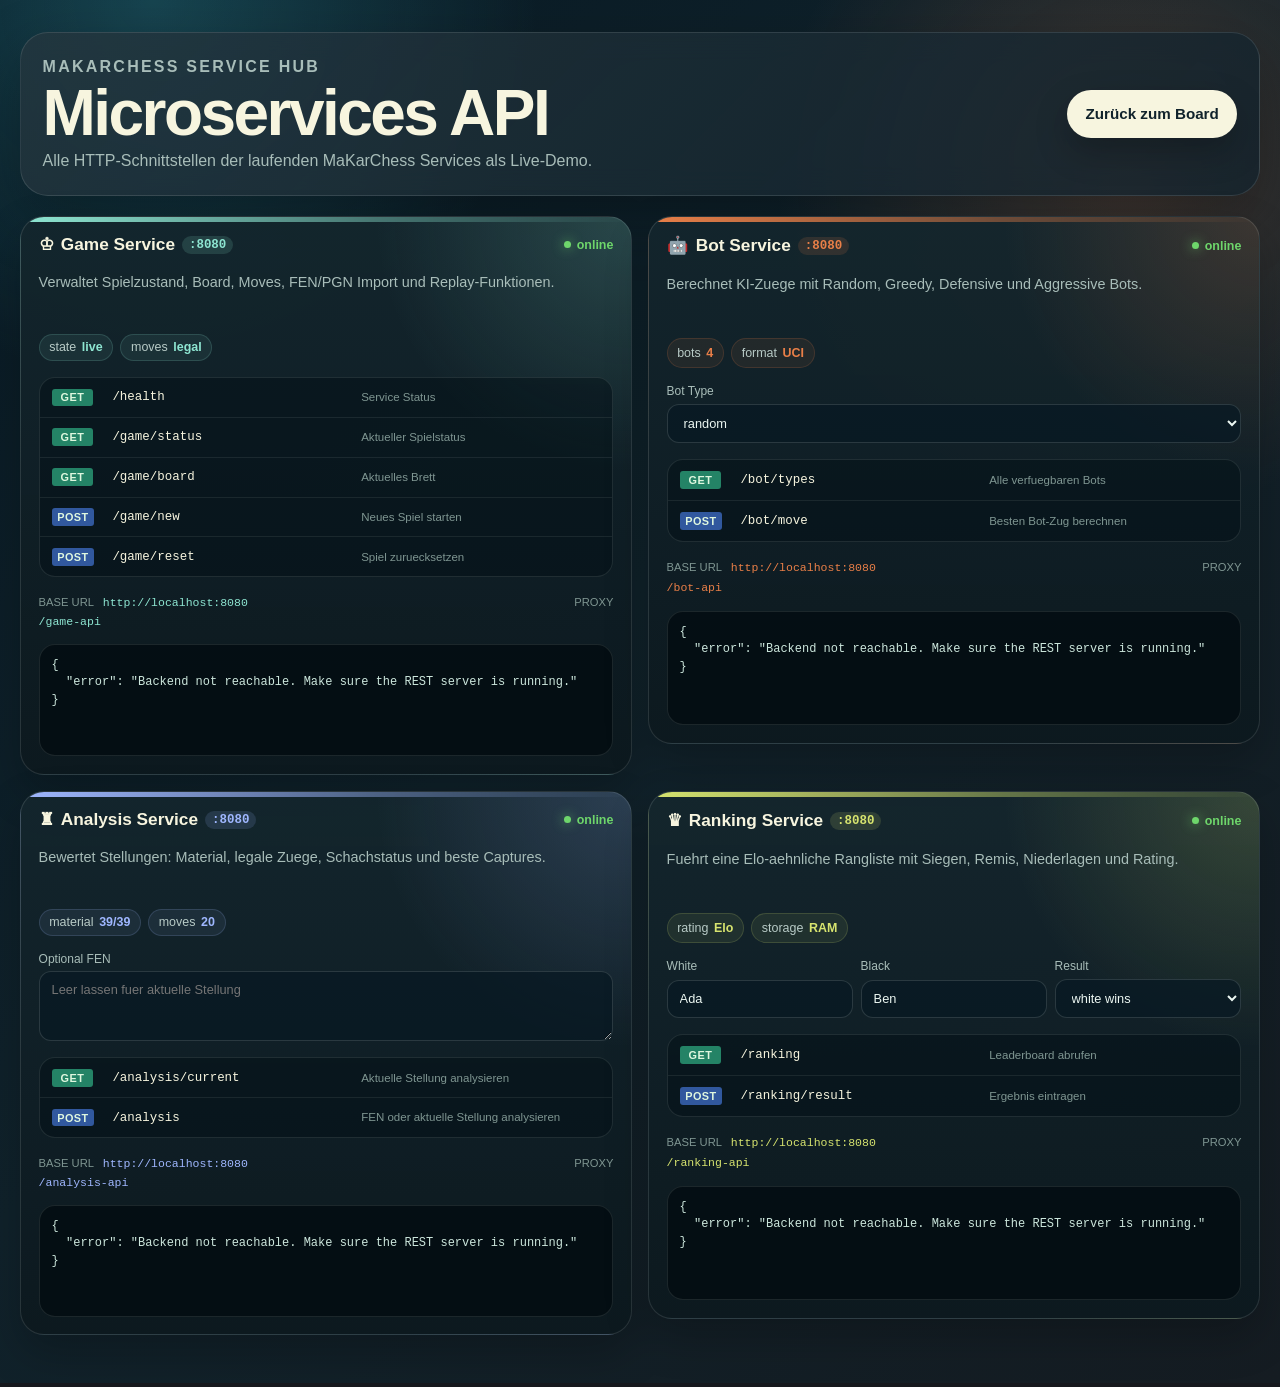
<file: web-ui/services.html>
<!DOCTYPE html>
<html lang="en">
  <head>
    <meta charset="UTF-8" />
    <meta name="viewport" content="width=device-width, initial-scale=1.0" />
    <title>MaKarChess Microservices API</title>
    <link rel="stylesheet" href="./style.css" />
  </head>
  <body class="services-page api-catalog-page">
    <main class="api-catalog-shell">
      <header class="api-catalog-header">
        <div>
          <p class="api-kicker">MaKarChess Service Hub</p>
          <h1>Microservices API</h1>
          <p>Alle HTTP-Schnittstellen der laufenden MaKarChess Services als Live-Demo.</p>
        </div>
        <a class="catalog-back-link" href="./index.html">Zur&uuml;ck zum Board</a>
      </header>

      <section class="api-card-grid" aria-label="Microservices API cards">
        <article class="api-service-card service-game">
          <header class="api-service-header">
            <div>
              <h2><span aria-hidden="true">♔</span> Game Service <code>:8080</code></h2>
            </div>
            <span class="online-indicator"><span></span>online</span>
          </header>

          <p class="api-service-description">
            Verwaltet Spielzustand, Board, Moves, FEN/PGN Import und Replay-Funktionen.
          </p>

          <div class="api-metric-row">
            <span>state <strong>live</strong></span>
            <span>moves <strong>legal</strong></span>
          </div>

          <div class="api-endpoint-list">
            <button class="api-endpoint-row" data-service-action="health">
              <span class="method-badge get">GET</span>
              <code>/health</code>
              <span>Service Status</span>
            </button>
            <button class="api-endpoint-row" data-service-action="game-status">
              <span class="method-badge get">GET</span>
              <code>/game/status</code>
              <span>Aktueller Spielstatus</span>
            </button>
            <button class="api-endpoint-row" data-service-action="game-board">
              <span class="method-badge get">GET</span>
              <code>/game/board</code>
              <span>Aktuelles Brett</span>
            </button>
            <button class="api-endpoint-row" data-service-action="game-new">
              <span class="method-badge post">POST</span>
              <code>/game/new</code>
              <span>Neues Spiel starten</span>
            </button>
            <button class="api-endpoint-row" data-service-action="game-reset">
              <span class="method-badge post">POST</span>
              <code>/game/reset</code>
              <span>Spiel zuruecksetzen</span>
            </button>
          </div>

          <footer class="api-service-footer">
            <span>BASE URL</span>
            <code>http://localhost:8080</code>
            <span>PROXY</span>
            <code>/game-api</code>
          </footer>

          <pre id="game-service-output" class="api-response-output">Klicke einen Endpoint, um die Antwort zu sehen.</pre>
        </article>

        <article class="api-service-card service-bot">
          <header class="api-service-header">
            <div>
              <h2><span aria-hidden="true">🤖</span> Bot Service <code>:8080</code></h2>
            </div>
            <span class="online-indicator"><span></span>online</span>
          </header>

          <p class="api-service-description">
            Berechnet KI-Zuege mit Random, Greedy, Defensive und Aggressive Bots.
          </p>

          <div class="api-metric-row">
            <span>bots <strong>4</strong></span>
            <span>format <strong>UCI</strong></span>
          </div>

          <label class="api-mini-control">
            <span>Bot Type</span>
            <select id="service-bot-type">
              <option value="random">random</option>
              <option value="greedy">greedy</option>
              <option value="defensive">defensive</option>
              <option value="aggressive">aggressive</option>
            </select>
          </label>

          <div class="api-endpoint-list">
            <button class="api-endpoint-row" data-service-action="bot-types">
              <span class="method-badge get">GET</span>
              <code>/bot/types</code>
              <span>Alle verfuegbaren Bots</span>
            </button>
            <button class="api-endpoint-row" data-service-action="bot-move">
              <span class="method-badge post">POST</span>
              <code>/bot/move</code>
              <span>Besten Bot-Zug berechnen</span>
            </button>
          </div>

          <footer class="api-service-footer">
            <span>BASE URL</span>
            <code>http://localhost:8080</code>
            <span>PROXY</span>
            <code>/bot-api</code>
          </footer>

          <pre id="bot-service-output" class="api-response-output">Klicke einen Endpoint, um die Antwort zu sehen.</pre>
        </article>

        <article class="api-service-card service-analysis">
          <header class="api-service-header">
            <div>
              <h2><span aria-hidden="true">♜</span> Analysis Service <code>:8080</code></h2>
            </div>
            <span class="online-indicator"><span></span>online</span>
          </header>

          <p class="api-service-description">
            Bewertet Stellungen: Material, legale Zuege, Schachstatus und beste Captures.
          </p>

          <div class="api-metric-row">
            <span>material <strong>39/39</strong></span>
            <span>moves <strong>20</strong></span>
          </div>

          <label class="api-mini-control">
            <span>Optional FEN</span>
            <textarea id="service-analysis-fen" rows="2" placeholder="Leer lassen fuer aktuelle Stellung"></textarea>
          </label>

          <div class="api-endpoint-list">
            <button class="api-endpoint-row" data-service-action="analysis-current">
              <span class="method-badge get">GET</span>
              <code>/analysis/current</code>
              <span>Aktuelle Stellung analysieren</span>
            </button>
            <button class="api-endpoint-row" data-service-action="analysis-fen">
              <span class="method-badge post">POST</span>
              <code>/analysis</code>
              <span>FEN oder aktuelle Stellung analysieren</span>
            </button>
          </div>

          <footer class="api-service-footer">
            <span>BASE URL</span>
            <code>http://localhost:8080</code>
            <span>PROXY</span>
            <code>/analysis-api</code>
          </footer>

          <pre id="analysis-service-output" class="api-response-output">Klicke einen Endpoint, um die Antwort zu sehen.</pre>
        </article>

        <article class="api-service-card service-ranking">
          <header class="api-service-header">
            <div>
              <h2><span aria-hidden="true">♛</span> Ranking Service <code>:8080</code></h2>
            </div>
            <span class="online-indicator"><span></span>online</span>
          </header>

          <p class="api-service-description">
            Fuehrt eine Elo-aehnliche Rangliste mit Siegen, Remis, Niederlagen und Rating.
          </p>

          <div class="api-metric-row">
            <span>rating <strong>Elo</strong></span>
            <span>storage <strong>RAM</strong></span>
          </div>

          <div class="api-ranking-controls">
            <label class="api-mini-control">
              <span>White</span>
              <input id="ranking-white-player" type="text" value="Ada" />
            </label>
            <label class="api-mini-control">
              <span>Black</span>
              <input id="ranking-black-player" type="text" value="Ben" />
            </label>
            <label class="api-mini-control">
              <span>Result</span>
              <select id="ranking-result">
                <option value="white">white wins</option>
                <option value="black">black wins</option>
                <option value="draw">draw</option>
              </select>
            </label>
          </div>

          <div class="api-endpoint-list">
            <button class="api-endpoint-row" data-service-action="ranking-list">
              <span class="method-badge get">GET</span>
              <code>/ranking</code>
              <span>Leaderboard abrufen</span>
            </button>
            <button class="api-endpoint-row" data-service-action="ranking-result">
              <span class="method-badge post">POST</span>
              <code>/ranking/result</code>
              <span>Ergebnis eintragen</span>
            </button>
          </div>

          <footer class="api-service-footer">
            <span>BASE URL</span>
            <code>http://localhost:8080</code>
            <span>PROXY</span>
            <code>/ranking-api</code>
          </footer>

          <pre id="ranking-service-output" class="api-response-output">Klicke einen Endpoint, um die Antwort zu sehen.</pre>
        </article>
      </section>
    </main>

    <script type="module" src="./js/services.js"></script>
  </body>
</html>
</file>
<file: web-ui/style.css>
* {
  box-sizing: border-box;
}

html,
body {
  margin: 0;
  min-height: 100%;
  font-family: Inter, Arial, sans-serif;
  background: #16181d;
  color: #e8ecf3;
}

body {
  min-height: 100vh;
}

button,
input,
textarea,
select {
  font: inherit;
}

a {
  color: inherit;
}

button {
  border: 0;
  border-radius: 10px;
  padding: 0.65rem 0.9rem;
  background: #4d7cff;
  color: white;
  cursor: pointer;
  transition: transform 0.15s ease, opacity 0.15s ease;
}

button:hover {
  transform: translateY(-1px);
}

button:disabled {
  opacity: 0.5;
  cursor: not-allowed;
  transform: none;
}

input,
textarea,
select {
  width: 100%;
  border: 1px solid #2d3340;
  border-radius: 10px;
  padding: 0.6rem 0.75rem;
  background: #10131a;
  color: #eef2fb;
}

textarea {
  resize: vertical;
  min-height: 4.4rem;
}

textarea[readonly] {
  background: #171b24;
  color: #dce5f7;
}

label {
  display: grid;
  gap: 0.35rem;
}

label span,
.subtle,
dt {
  color: #a8b1c4;
}

.app-shell {
  display: grid;
  grid-template-columns: minmax(280px, 320px) 1fr;
  min-height: 100vh;
}

.control-panel {
  display: grid;
  gap: 0.75rem;
  padding: 0.85rem;
  background: #1d212b;
  border-right: 1px solid #2a2f3a;
  align-content: start;
}

.panel-section {
  display: grid;
  gap: 0.55rem;
  padding: 0.75rem;
  background: #232836;
  border: 1px solid #2f3647;
  border-radius: 14px;
}

.panel-section h1,
.panel-section h2,
.panel-section p {
  margin: 0;
}

.panel-header {
  gap: 0.3rem;
}

.panel-section h1 {
  font-size: 1.35rem;
}

.panel-section h2 {
  font-size: 1rem;
}

.controls-grid {
  gap: 0.7rem;
}

.button-row {
  display: grid;
  grid-template-columns: repeat(2, minmax(0, 1fr));
  gap: 0.7rem;
}

.move-form {
  grid-template-columns: 1fr;
}

.move-form button {
  justify-self: start;
}

.import-button-row {
  grid-template-columns: repeat(2, minmax(0, 1fr));
}

.import-button-row button {
  justify-self: stretch;
}

.replay-controls {
  display: grid;
  grid-template-columns: repeat(5, minmax(0, 1fr));
  gap: 0.55rem;
}

.status-grid {
  display: grid;
  gap: 0.55rem;
  margin: 0;
}

.status-grid div {
  display: grid;
  gap: 0.15rem;
}

.status-grid dt,
.status-grid dd,
.subtle,
label span,
.message {
  font-size: 0.92rem;
}

.status-grid dd {
  margin: 0;
  word-break: break-word;
}

.board-panel {
  min-height: 100vh;
  padding: 1rem;
}

.board-container {
  width: 100%;
  height: calc(100vh - 2rem);
  border-radius: 22px;
  overflow: hidden;
  border: 1px solid #2f3647;
  background: radial-gradient(circle at top, #293347 0%, #12151d 70%);
}

.message-stack {
  align-content: start;
}

.message {
  border-radius: 12px;
  padding: 0.65rem 0.8rem;
  line-height: 1.4;
}

.secondary-button {
  background: #2b3242;
  color: #dfe6f5;
}

.service-dashboard-link {
  display: grid;
  gap: 0.25rem;
  padding: 0.85rem;
  border-radius: 14px;
  color: #10131a;
  text-decoration: none;
  background: linear-gradient(135deg, #f7d36a, #67e8c2);
  box-shadow: 0 12px 28px rgba(103, 232, 194, 0.16);
}

.service-dashboard-link span {
  color: #27303f;
  font-size: 0.82rem;
  text-transform: uppercase;
  letter-spacing: 0.08em;
}

.service-dashboard-link strong {
  font-size: 0.98rem;
  line-height: 1.25;
}

.modal-overlay {
  position: fixed;
  inset: 0;
  display: grid;
  place-items: center;
  padding: 1rem;
  background: rgba(9, 11, 16, 0.72);
  z-index: 20;
}

.modal-card {
  width: min(100%, 420px);
  display: grid;
  gap: 1rem;
  padding: 1rem;
  background: #232836;
  border: 1px solid #2f3647;
  border-radius: 18px;
  box-shadow: 0 18px 50px rgba(0, 0, 0, 0.35);
}

.modal-header {
  display: flex;
  align-items: center;
  justify-content: space-between;
  gap: 0.75rem;
}

.modal-header h2 {
  margin: 0;
}

.modal-close-button {
  padding: 0.45rem 0.7rem;
  background: #2b3242;
  color: #dfe6f5;
}

.modal-controls-grid {
  display: grid;
}

.modal-actions {
  display: flex;
  justify-content: flex-end;
  gap: 0.7rem;
}

.message.info {
  background: #142033;
  color: #c9dcff;
}

.message.error {
  background: #3b1d23;
  color: #ffd6dc;
}

.hidden {
  display: none;
}

.services-page {
  min-height: 100vh;
  background:
    radial-gradient(circle at 15% 10%, rgba(247, 211, 106, 0.22), transparent 28rem),
    radial-gradient(circle at 90% 0%, rgba(103, 232, 194, 0.18), transparent 24rem),
    #151820;
}

.services-shell {
  width: min(1180px, calc(100% - 2rem));
  margin: 0 auto;
  padding: 2rem 0;
}

.services-hero {
  display: flex;
  align-items: end;
  justify-content: space-between;
  gap: 1rem;
  margin-bottom: 1rem;
  padding: 1.25rem;
  border: 1px solid #313949;
  border-radius: 24px;
  background: rgba(29, 33, 43, 0.84);
  box-shadow: 0 18px 50px rgba(0, 0, 0, 0.22);
}

.services-hero h1,
.services-hero p {
  margin: 0;
}

.services-hero h1 {
  margin-bottom: 0.5rem;
  font-size: clamp(2rem, 6vw, 4rem);
  line-height: 0.95;
}

.services-hero p:not(.eyebrow) {
  max-width: 700px;
  color: #c6cedd;
  line-height: 1.55;
}

.eyebrow,
.service-label {
  color: #67e8c2;
  font-size: 0.78rem;
  font-weight: 700;
  letter-spacing: 0.12em;
  text-transform: uppercase;
}

.back-link {
  flex: 0 0 auto;
  padding: 0.75rem 1rem;
  border-radius: 999px;
  color: #11151d;
  text-decoration: none;
  background: #f7d36a;
  font-weight: 700;
}

.service-grid {
  display: grid;
  grid-template-columns: repeat(2, minmax(0, 1fr));
  gap: 1rem;
}

.service-card {
  display: grid;
  gap: 1rem;
  padding: 1rem;
  border: 1px solid #313949;
  border-radius: 22px;
  background: rgba(35, 40, 54, 0.92);
}

.service-card h2,
.service-card p {
  margin: 0;
}

.service-card p:not(.service-label) {
  color: #b8c2d3;
  line-height: 1.45;
}

.service-actions {
  display: flex;
  flex-wrap: wrap;
  gap: 0.6rem;
}

.service-output {
  min-height: 12rem;
  max-height: 22rem;
  margin: 0;
  overflow: auto;
  padding: 0.85rem;
  border: 1px solid #30384a;
  border-radius: 14px;
  background: #10131a;
  color: #dce5f7;
  font-size: 0.82rem;
  line-height: 1.45;
  white-space: pre-wrap;
}

.ranking-form {
  display: grid;
  grid-template-columns: repeat(3, minmax(0, 1fr));
  gap: 0.7rem;
}

.api-catalog-page {
  min-height: 100vh;
  background:
    radial-gradient(circle at 12% 0%, rgba(49, 144, 159, 0.35), transparent 24rem),
    radial-gradient(circle at 88% 12%, rgba(233, 127, 72, 0.22), transparent 22rem),
    linear-gradient(135deg, #081a24 0%, #10222b 46%, #151c22 100%);
  color: #ecf7f2;
}

.api-catalog-shell {
  width: min(1240px, calc(100% - 2rem));
  margin: 0 auto;
  padding: 2rem 0 3rem;
}

.api-catalog-header {
  display: flex;
  align-items: center;
  justify-content: space-between;
  gap: 1.25rem;
  margin-bottom: 1.25rem;
  padding: 1.35rem;
  border: 1px solid rgba(236, 247, 242, 0.12);
  border-radius: 28px;
  background:
    linear-gradient(135deg, rgba(236, 247, 242, 0.1), rgba(236, 247, 242, 0.03)),
    rgba(8, 26, 36, 0.76);
  box-shadow: 0 22px 60px rgba(0, 0, 0, 0.28);
  backdrop-filter: blur(14px);
}

.api-catalog-header h1,
.api-catalog-header p {
  margin: 0;
}

.api-kicker {
  color: #8ee6d2;
  font-size: 0.78rem;
  font-weight: 800;
  letter-spacing: 0.14em;
  text-transform: uppercase;
}

.api-catalog-header h1 {
  margin: 0.25rem 0 0.35rem;
  color: #f7f5df;
  font-size: clamp(2.2rem, 5vw, 4.4rem);
  line-height: 0.95;
  letter-spacing: -0.04em;
}

.api-catalog-header p {
  max-width: 620px;
  color: #a8bdb9;
  font-size: 1rem;
  line-height: 1.5;
}

.catalog-back-link {
  flex: 0 0 auto;
  display: inline-flex;
  align-items: center;
  justify-content: center;
  min-height: 3rem;
  padding: 0.8rem 1.1rem;
  border: 1px solid rgba(247, 245, 223, 0.28);
  border-radius: 999px;
  background: #f7f5df;
  color: #10222b;
  font-size: 0.95rem;
  font-weight: 800;
  text-decoration: none;
  box-shadow: 0 14px 34px rgba(0, 0, 0, 0.24);
}

.catalog-back-link:hover {
  color: #10222b;
  transform: translateY(-1px);
}

.api-card-grid {
  display: grid;
  grid-template-columns: repeat(2, minmax(0, 1fr));
  gap: 1rem;
  align-items: start;
}

.api-service-card {
  --service-accent: #8ee6d2;
  --service-accent-rgb: 142, 230, 210;
  display: grid;
  gap: 1rem;
  position: relative;
  min-height: 33rem;
  padding: 1.1rem;
  overflow: hidden;
  border: 1px solid rgba(236, 247, 242, 0.12);
  border-radius: 24px;
  background:
    radial-gradient(circle at 100% 0%, rgba(var(--service-accent-rgb), 0.18), transparent 16rem),
    linear-gradient(180deg, rgba(20, 38, 45, 0.94), rgba(13, 25, 31, 0.96));
  box-shadow: 0 18px 44px rgba(0, 0, 0, 0.22);
}

.api-service-card::before {
  content: "";
  position: absolute;
  inset: 0 0 auto;
  height: 5px;
  background: linear-gradient(90deg, var(--service-accent), transparent);
}

.service-game {
  --service-accent: #8ee6d2;
  --service-accent-rgb: 142, 230, 210;
}

.service-bot {
  --service-accent: #e97f48;
  --service-accent-rgb: 233, 127, 72;
}

.service-analysis {
  --service-accent: #9fb7ff;
  --service-accent-rgb: 159, 183, 255;
}

.service-ranking {
  --service-accent: #d7e46f;
  --service-accent-rgb: 215, 228, 111;
}

.api-service-header {
  display: flex;
  align-items: center;
  justify-content: space-between;
  gap: 1rem;
}

.api-service-header h2 {
  display: flex;
  align-items: center;
  gap: 0.45rem;
  margin: 0;
  color: #f7f5df;
  font-size: 1.08rem;
}

.api-service-header h2 code {
  padding: 0.12rem 0.42rem;
  border-radius: 999px;
  background: rgba(var(--service-accent-rgb), 0.14);
  color: var(--service-accent);
  font-size: 0.78rem;
}

.online-indicator {
  display: inline-flex;
  align-items: center;
  gap: 0.35rem;
  color: #6ed66b;
  font-size: 0.78rem;
  font-weight: 700;
}

.online-indicator span {
  width: 0.45rem;
  height: 0.45rem;
  border-radius: 999px;
  background: #6ed66b;
  box-shadow: 0 0 12px rgba(110, 214, 107, 0.8);
}

.api-service-description {
  min-height: 2.9rem;
  margin: 0;
  color: #a8bdb9;
  font-size: 0.9rem;
  line-height: 1.55;
}

.api-metric-row {
  display: flex;
  flex-wrap: wrap;
  gap: 0.45rem;
}

.api-metric-row span {
  display: inline-flex;
  gap: 0.35rem;
  align-items: center;
  padding: 0.36rem 0.6rem;
  border: 1px solid rgba(var(--service-accent-rgb), 0.16);
  border-radius: 999px;
  background: rgba(var(--service-accent-rgb), 0.08);
  color: #b8cbc7;
  font-size: 0.78rem;
}

.api-metric-row strong {
  color: var(--service-accent);
}

.api-mini-control {
  display: grid;
  gap: 0.3rem;
}

.api-mini-control span {
  color: #a8bdb9;
  font-size: 0.75rem;
}

.api-mini-control input,
.api-mini-control select,
.api-mini-control textarea {
  border-color: rgba(236, 247, 242, 0.14);
  border-radius: 12px;
  background: rgba(8, 26, 36, 0.76);
  color: #ecf7f2;
  font-size: 0.8rem;
}

.api-ranking-controls {
  display: grid;
  grid-template-columns: repeat(3, minmax(0, 1fr));
  gap: 0.45rem;
}

.api-endpoint-list {
  display: grid;
  overflow: hidden;
  border: 1px solid rgba(236, 247, 242, 0.1);
  border-radius: 16px;
  background: rgba(4, 16, 22, 0.48);
}

.api-endpoint-row {
  display: grid;
  grid-template-columns: 3.2rem minmax(6.8rem, 1fr) minmax(6rem, 1fr);
  gap: 0.6rem;
  align-items: center;
  width: 100%;
  padding: 0.66rem 0.75rem;
  border-radius: 0;
  border-bottom: 1px solid rgba(236, 247, 242, 0.08);
  background: transparent;
  color: #a8bdb9;
  text-align: left;
  transform: none;
}

.api-endpoint-row:last-child {
  border-bottom: 0;
}

.api-endpoint-row:hover {
  background: rgba(var(--service-accent-rgb), 0.08);
  transform: none;
}

.api-endpoint-row code {
  color: #f7f5df;
  font-size: 0.78rem;
}

.api-endpoint-row > span:last-child {
  color: #7f9692;
  font-size: 0.72rem;
  line-height: 1.25;
}

.method-badge {
  width: fit-content;
  min-width: 2.6rem;
  padding: 0.18rem 0.35rem;
  border-radius: 3px;
  color: #dff7df;
  font-size: 0.68rem;
  font-weight: 800;
  letter-spacing: 0.04em;
  text-align: center;
}

.method-badge.get {
  background: rgba(39, 143, 110, 0.9);
}

.method-badge.post {
  background: rgba(54, 96, 172, 0.9);
}

.api-service-footer {
  display: grid;
  grid-template-columns: auto 1fr auto;
  gap: 0.35rem 0.55rem;
  align-items: baseline;
  padding-top: 0.2rem;
  color: #7f9692;
  font-size: 0.7rem;
}

.api-service-footer code {
  color: var(--service-accent);
  font-size: 0.72rem;
}

.api-service-footer code:last-child {
  grid-column: 1 / -1;
}

.api-response-output {
  min-height: 7rem;
  max-height: 16rem;
  margin: 0;
  overflow: auto;
  padding: 0.75rem;
  border: 1px solid rgba(236, 247, 242, 0.1);
  border-radius: 16px;
  background: rgba(3, 13, 18, 0.82);
  color: #cce6dc;
  font-size: 0.75rem;
  line-height: 1.45;
  white-space: pre-wrap;
}

@media (max-width: 960px) {
  .app-shell {
    grid-template-columns: 1fr;
  }

  .control-panel {
    border-right: 0;
    border-bottom: 1px solid #2a2f3a;
  }

  .board-container {
    height: 70vh;
  }

  .button-row {
    grid-template-columns: 1fr;
  }

  .replay-controls {
    grid-template-columns: repeat(2, minmax(0, 1fr));
  }

  .services-hero {
    align-items: stretch;
    flex-direction: column;
  }

  .service-grid,
  .ranking-form {
    grid-template-columns: 1fr;
  }

  .api-catalog-shell {
    width: min(100% - 1rem, 760px);
    padding: 1rem 0;
    margin: 0 auto;
  }

  .api-catalog-header {
    align-items: stretch;
    flex-direction: column;
    border-radius: 22px;
  }

  .catalog-back-link {
    width: 100%;
  }

  .api-card-grid {
    grid-template-columns: 1fr;
  }

  .api-ranking-controls,
  .api-endpoint-row {
    grid-template-columns: 1fr;
  }

  .api-service-card {
    min-height: auto;
  }
}
</file>
